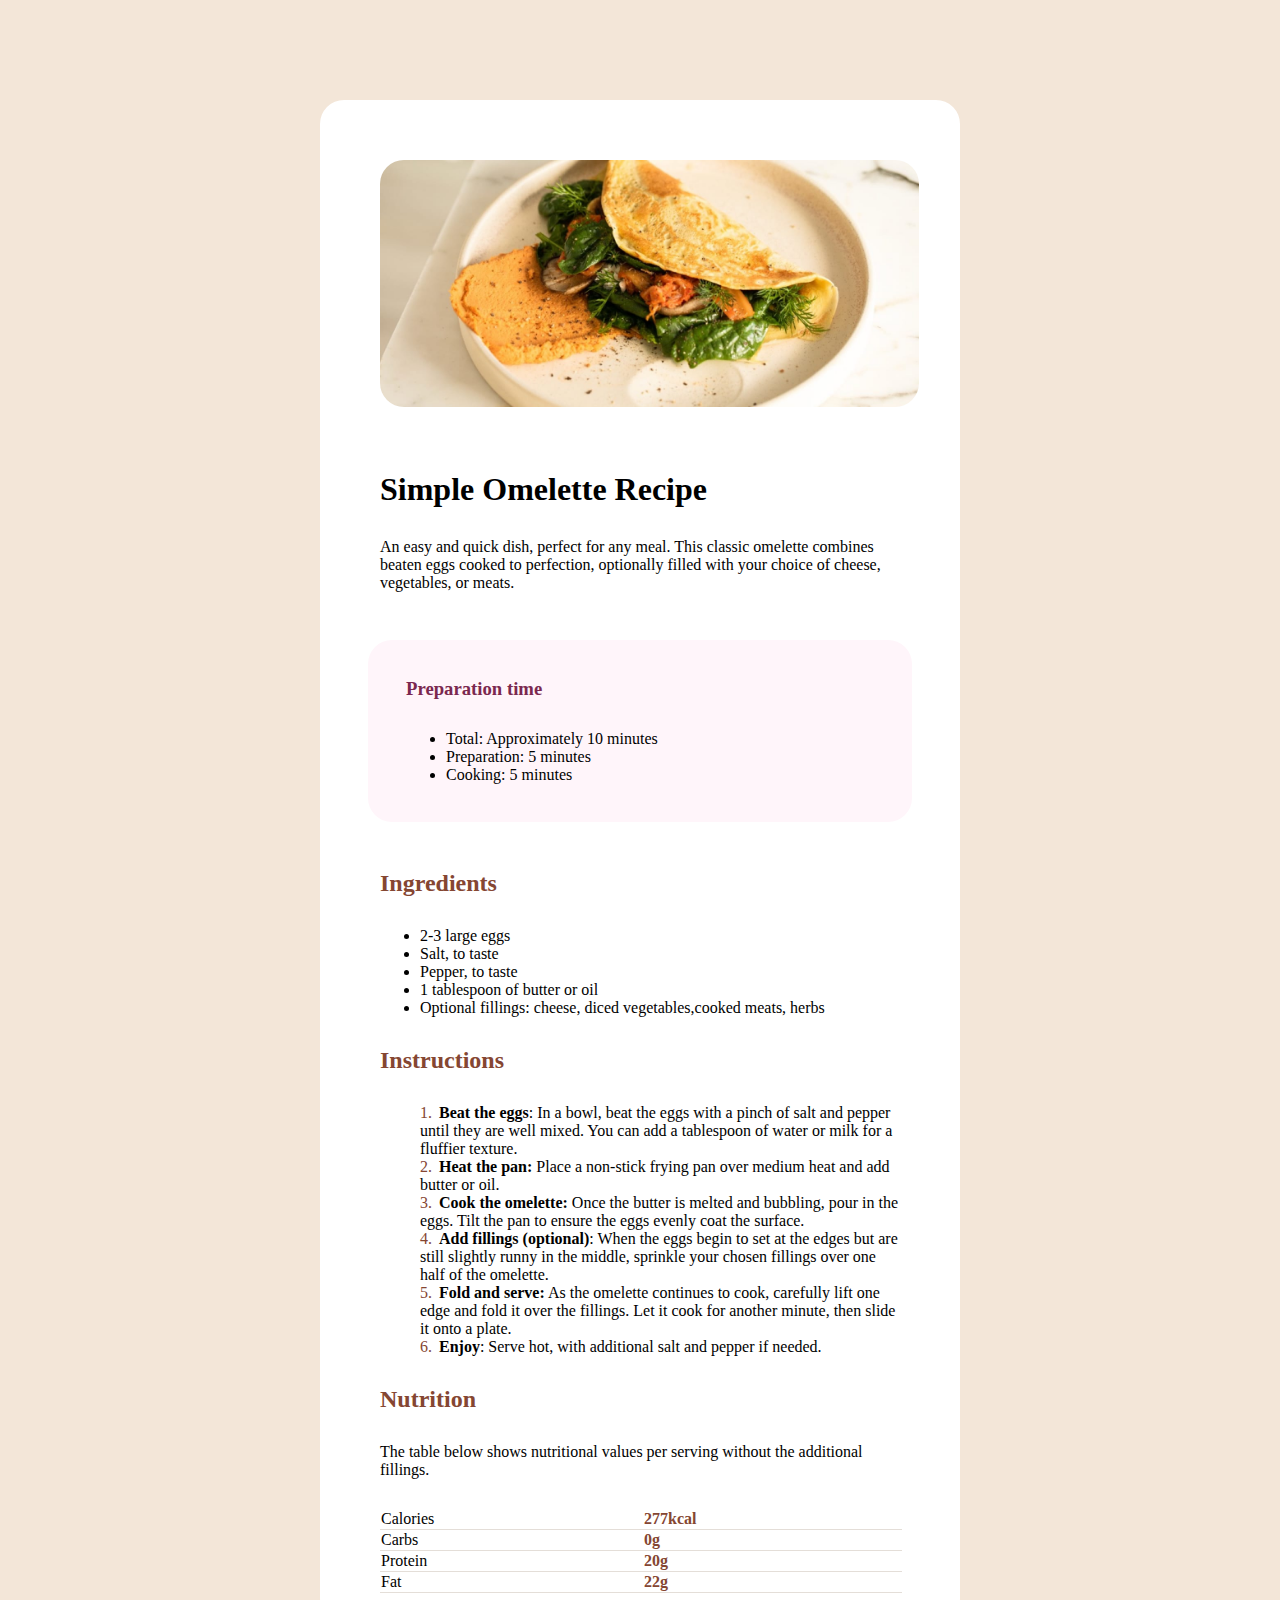
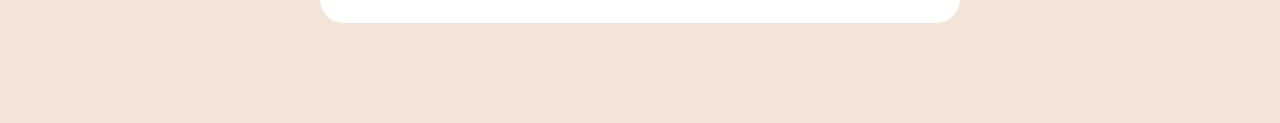
<file: frontendmentor/recipe/recipe-page-main/index.html>
<!DOCTYPE html>
<html lang="en">
<head>
  <meta charset="UTF-8">
  <meta name="viewport" content="width=device-width, initial-scale=1.0"> <!-- displays site properly based on user's device -->

  <link rel="icon" type="image/png" sizes="32x32" href="./assets/images/favicon-32x32.png">
  <link rel="stylesheet" href="style.css">
  <title>Frontend Mentor | Recipe page</title>

  <!-- Feel free to remove these styles or customise in your own stylesheet 👍 -->
  <style>
    .attribution { font-size: 11px; text-align: center; }
    .attribution a { color: hsl(228, 45%, 44%); }
  </style>
</head>
<body id="center">
  <div id="main">
    <div id="image">
      <img src="assets/images/image-omelette.jpeg" alt="omelette" id="img">
    </div>
    <div>
      <h1>Simple Omelette Recipe</h1>

      <p>
        An easy and quick dish, perfect for any meal. This classic omelette combines beaten eggs cooked
        to perfection, optionally filled with your choice of cheese, vegetables, or meats.
      </p>
    

    </div>
    <div id="prep">
      <h3>Preparation time</h2>
      <ul>
        
          <li>Total: Approximately 10 minutes</li>
          <li>Preparation: 5 minutes</li>
          <li>Cooking: 5 minutes</li>
        

      </ul>
      
    </div>
    <div>
      <h2>Ingredients</h2>
<ul>
  
        <li>2-3 large eggs</li>
        <li>Salt, to taste</li>
        <li>Pepper, to taste</li>
        <li>1 tablespoon of butter or oil</li>
        <li>Optional fillings: cheese, diced vegetables,cooked meats, herbs</li>
        
</ul>
    </div>

    <div>

      <h2>Instructions</h2>
      <ol>
          
              <li>
                <span>Beat the eggs</span>: In a bowl, beat the eggs with a pinch of salt and pepper until they are well mixed.
                You can add a tablespoon of water or milk for a fluffier texture.
              </li>
              <li>
          
                <span>Heat the pan:</span> Place a non-stick frying pan over medium heat and add butter or oil.
          
        </li>
              <li>
                <span>Cook the omelette:</span> Once the butter is melted and bubbling, pour in the eggs. Tilt the pan to ensure
                the eggs evenly coat the surface.
              </li>
              <li>
          
                <span>Add fillings (optional)</span>: When the eggs begin to set at the edges but are still slightly runny in the
                middle, sprinkle your chosen fillings over one half of the omelette.
          
        </li>
              <li>
                <span>Fold and serve:</span> As the omelette continues to cook, carefully lift one edge and fold it over the
                fillings. Let it cook for another minute, then slide it onto a plate.
              </li>
              <li><span>Enjoy</span>: Serve hot, with additional salt and pepper if needed.</li>
      </ol>
    </div>
    <div>

      <h2>Nutrition</h2>

      <p>The table below shows nutritional values per serving without the additional fillings.</p>
<table>  
        <tr>
          <td>Calories</td>
          <td>277kcal</td>
        </tr>
        <tr>
          <td>Carbs</td>
          <td>0g</td>
        </tr>
          <tr>
            <td>Protein</td>
            <td>20g</td>
    
          </tr>
          <tr>
            <td>Fat</td>
            <td>22g</td>
          </tr>
</table>
    </div>



</div>

  <!-- <div class="attribution">
    Challenge by <a href="https://www.frontendmentor.io?ref=challenge" target="_blank">Frontend Mentor</a>. 
    Coded by <a href="#">Your Name Here</a>.
  </div> -->
</body>
</html>
</file>
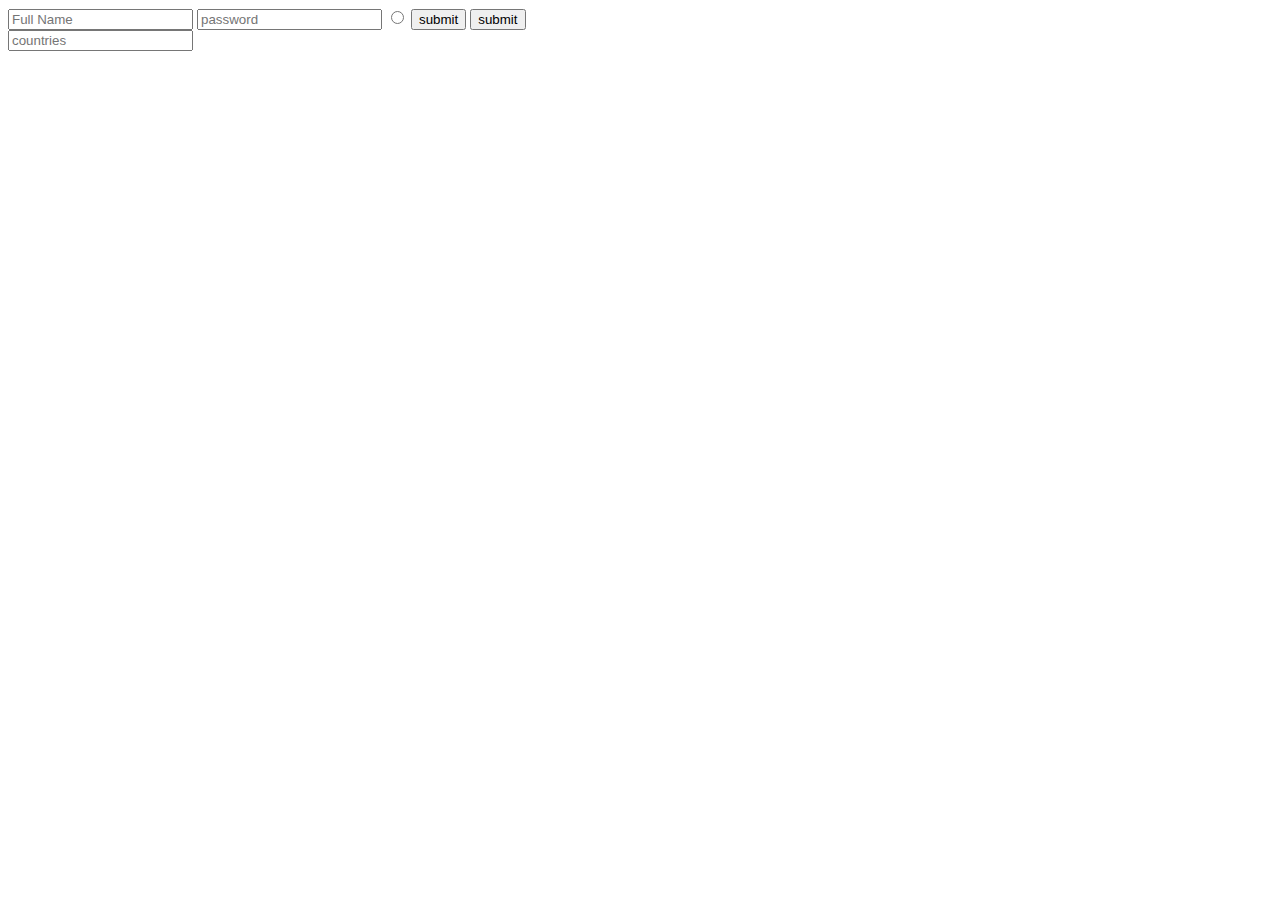
<file: Learning/form.html>
<!DOCTYPE html>
<html lang="en">
<head>
    <meta charset="UTF-8">
    <meta name="viewport" content="width=device-width, initial-scale=1.0">
    <title>Form</title>
</head>
<body>
    <form>
        <div>
            
        <input type="text" name="fullName" id="formName" placeholder="Full Name">
        <input type="password" name="password" id="password" placeholder="password">
        <input type="radio" name="radio" id="" placeholder="Red">
        <input type="submit" value="submit">
        <input type="button" value="submit">
    </div>
    <div>
        <input list="countries" name="countries" placeholder="countries">
        <datalist id="countries">
            <option value="Edge"></option>
            <option value="Chrome"></option>
            <option value="Safari"></option>
        </datalist>
        
    </div>
    </form>
</body>
</html>
</file>
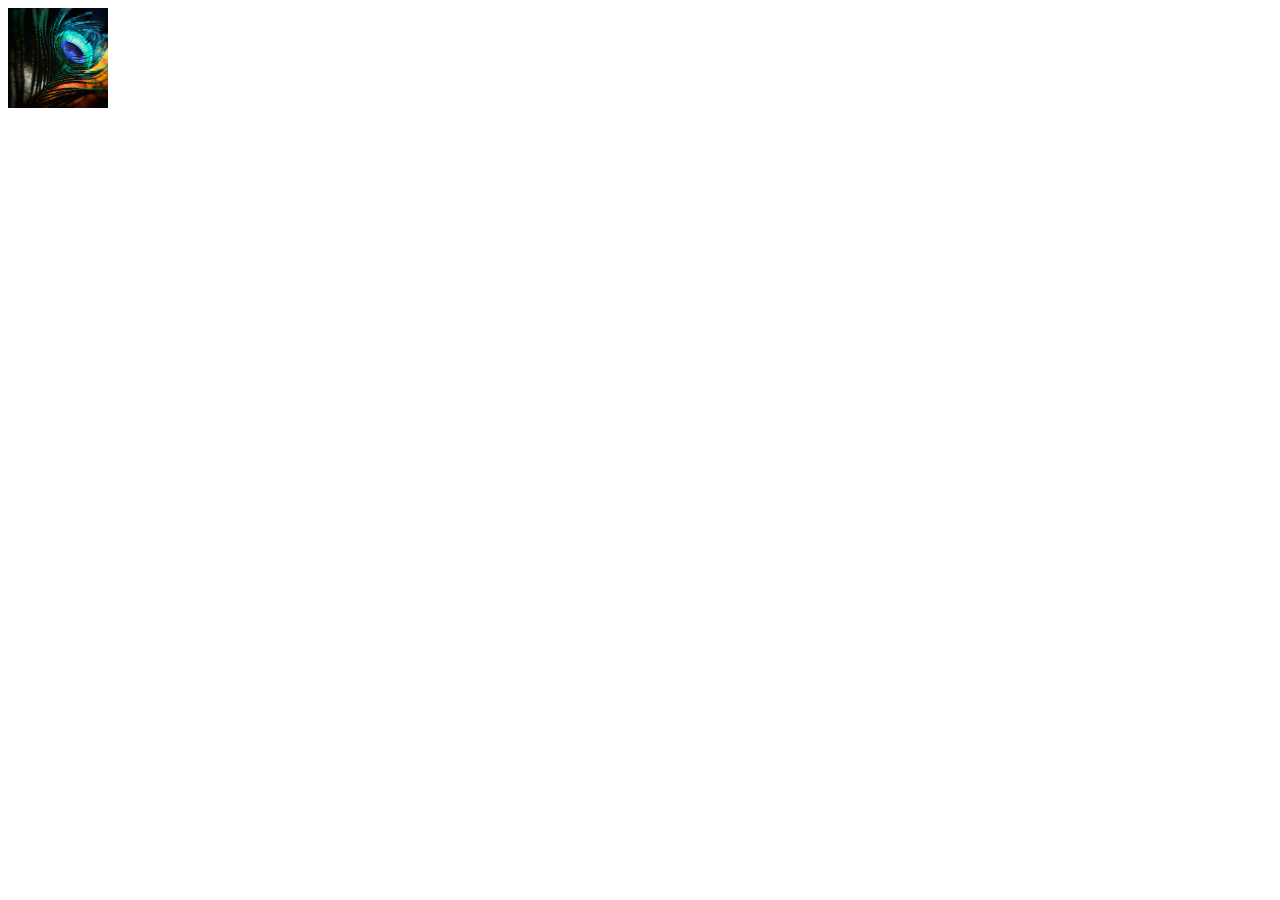
<file: Learning/images.html>
<!DOCTYPE html>
<html lang="en">
<head>
    <meta charset="UTF-8">
    <meta name="viewport" content="width=device-width, initial-scale=1.0">
    <title>Images</title>
</head>
<body>
    <img src="pexels.jpg" alt="pictures" height="100px" width="100px">
</body>
</html>
</file>
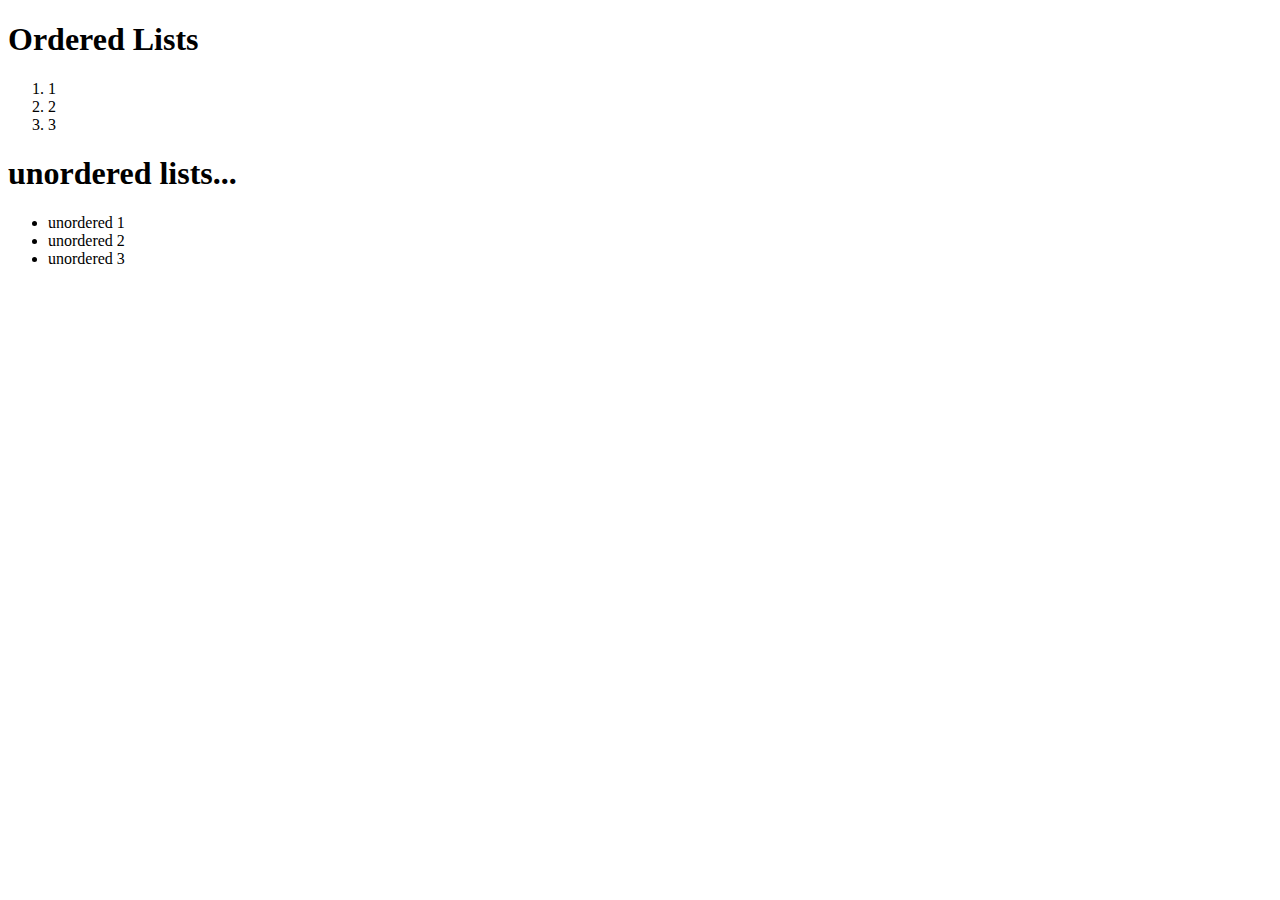
<file: Learning/lists.html>
<!DOCTYPE html>
<html lang="en">
<head>
    <meta charset="UTF-8">
    <meta name="viewport" content="width=device-width, initial-scale=1.0">
    <title>Lists</title>
</head>
<body>
    <!-- Ordered lists -->
    
    <h1>Ordered Lists</h1>
    <ol>
        <li>1</li>
        <li>2</li>
        <li>3</li>
    </ol>
    <h1>unordered lists...</h1>
    <ul>
        <li>unordered 1</li>
        <li>unordered 2</li>
        <li>unordered 3</li>
    </ul>
</body>
</html>
</file>
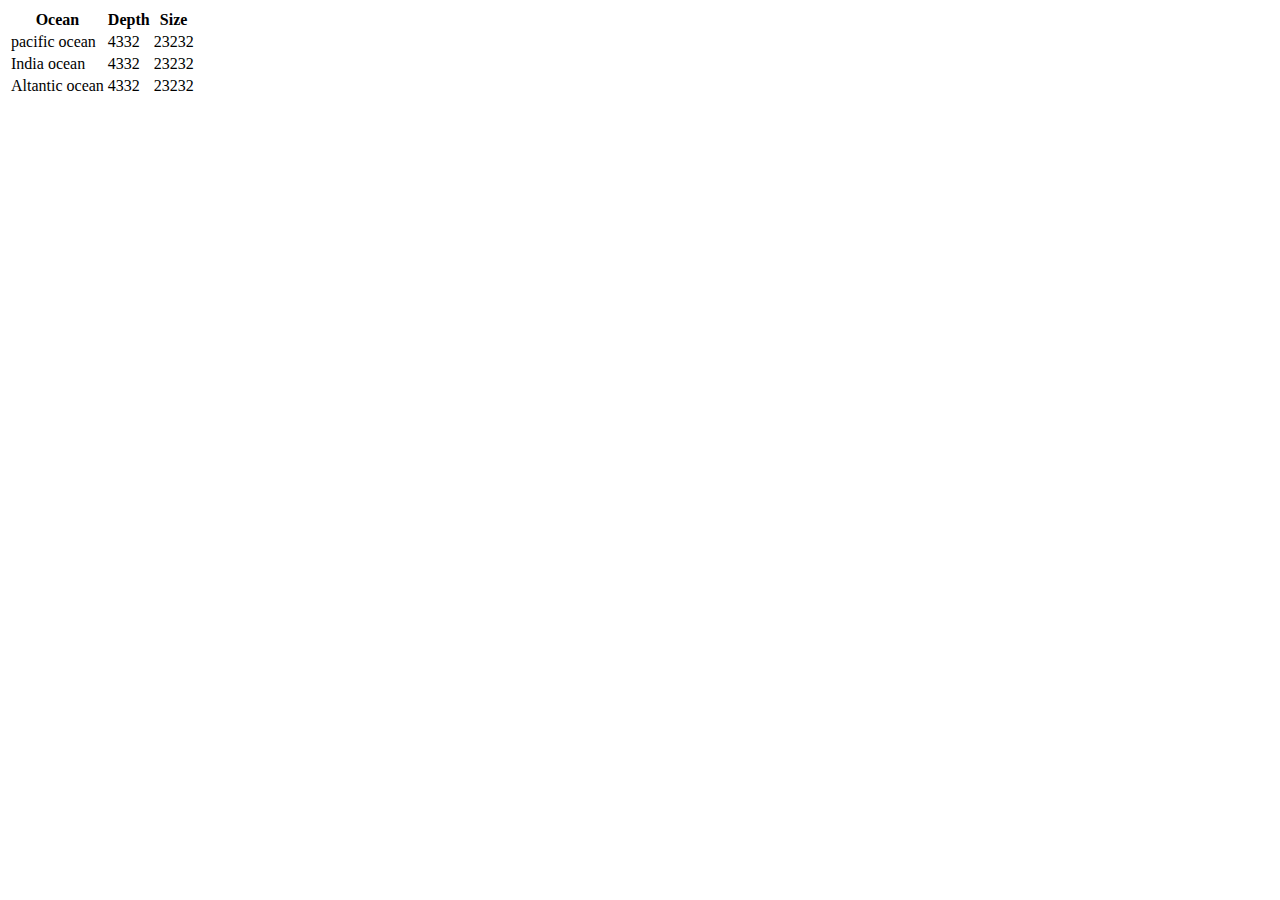
<file: Learning/table.html>
<!DOCTYPE html>
<html lang="en">
<head>
    <meta charset="UTF-8">
    <meta name="viewport" content="width=device-width, initial-scale=1.0">
    <title>Tables</title>
</head>
<body>
    <table>
        <thead>
            <tr>
                <th>Ocean</th>
                <th>Depth</th>
                <th>Size</th>
            </tr>

        </thead>
        <tbody>
            <tr>
                <td>pacific ocean</td>
                <td>4332</td>
                <td>23232</td>
            </tr>
            <tr>
                <td>India ocean</td>
                <td>4332</td>
                <td>23232</td>
            </tr>
            <tr>
                <td>Altantic ocean</td>
                <td>4332</td>
                <td>23232</td>
            </tr>
        </tbody>
    </table>
</body>
</html>
</file>
<file: frontendmentor/recipe/recipe-page-main/style.css>
:root {

    --White: hsl(0, 0%, 100%);
    --RoseWhite: hsl(330, 100%, 98%);
    --Eggshell: hsl(30, 54%, 90%);
    --LightGrey: hsl(30, 18%, 87%);
    --WengeBrown: hsl(30, 10%, 34%);
    --DarkCharcoal: hsl(24, 5%, 18%);

    --Nutmeg: hsl(14, 45%, 36%);
    --DarkRaspberry: hsl(332, 51%, 32%);
  }
  

body {
    margin: 0 auto;
    background-color: var(--Eggshell);

    Family: [Outfit](https://fonts.google.com/specimen/Outfit)
}
#center {
    /* border: 2px black; */
    /* border-style: double; */
    display: flex;
    justify-content: center;
    align-items: center;
    /* margin-top: 100px; */
    padding-bottom: 100px;


}
h3 {
    color: var(--DarkRaspberry);
    Family: [Young Serif](https://fonts.google.com/specimen/Young+Serif)
}
h2 {
    color: var(--Nutmeg);
    Family: [Young Serif](https://fonts.google.com/specimen/Young+Serif)
}
#main {
    margin-top: 100px;
    border-radius: 1.5em;

    
}
div > * {
    margin: 30px;
    border-radius: 1.5em;

}

#img {
    max-width: 93%;
    width: auto;
    height: auto;
}
#main {
    background-color: var(--White);
    width: 50%;
    /* border-radius: 1.5em; */
    height: 90%;

}
p {
    font-size: 16px;
}

#prep {
    background-color: var(--RoseWhite);
    padding: .5em;
    margin: 3em;
}
table {
    border-collapse: collapse;
    width: 90%;
}
tr{
    border-bottom: 1px solid var(--LightGrey);

}

td:nth-child(even) {
    color:var(--Nutmeg);
    font-weight: bold;

}
ol {
    list-style: none;
    counter-reset: item;
}
ol > li {
    counter-increment: item;
}
ol>li::before{
    
    content: counter(item)". ";
    /* content: "."; */
    color: var(--Nutmeg);
    padding-right: 3px;
}

span {
    font-weight: bold;
}
</file>
